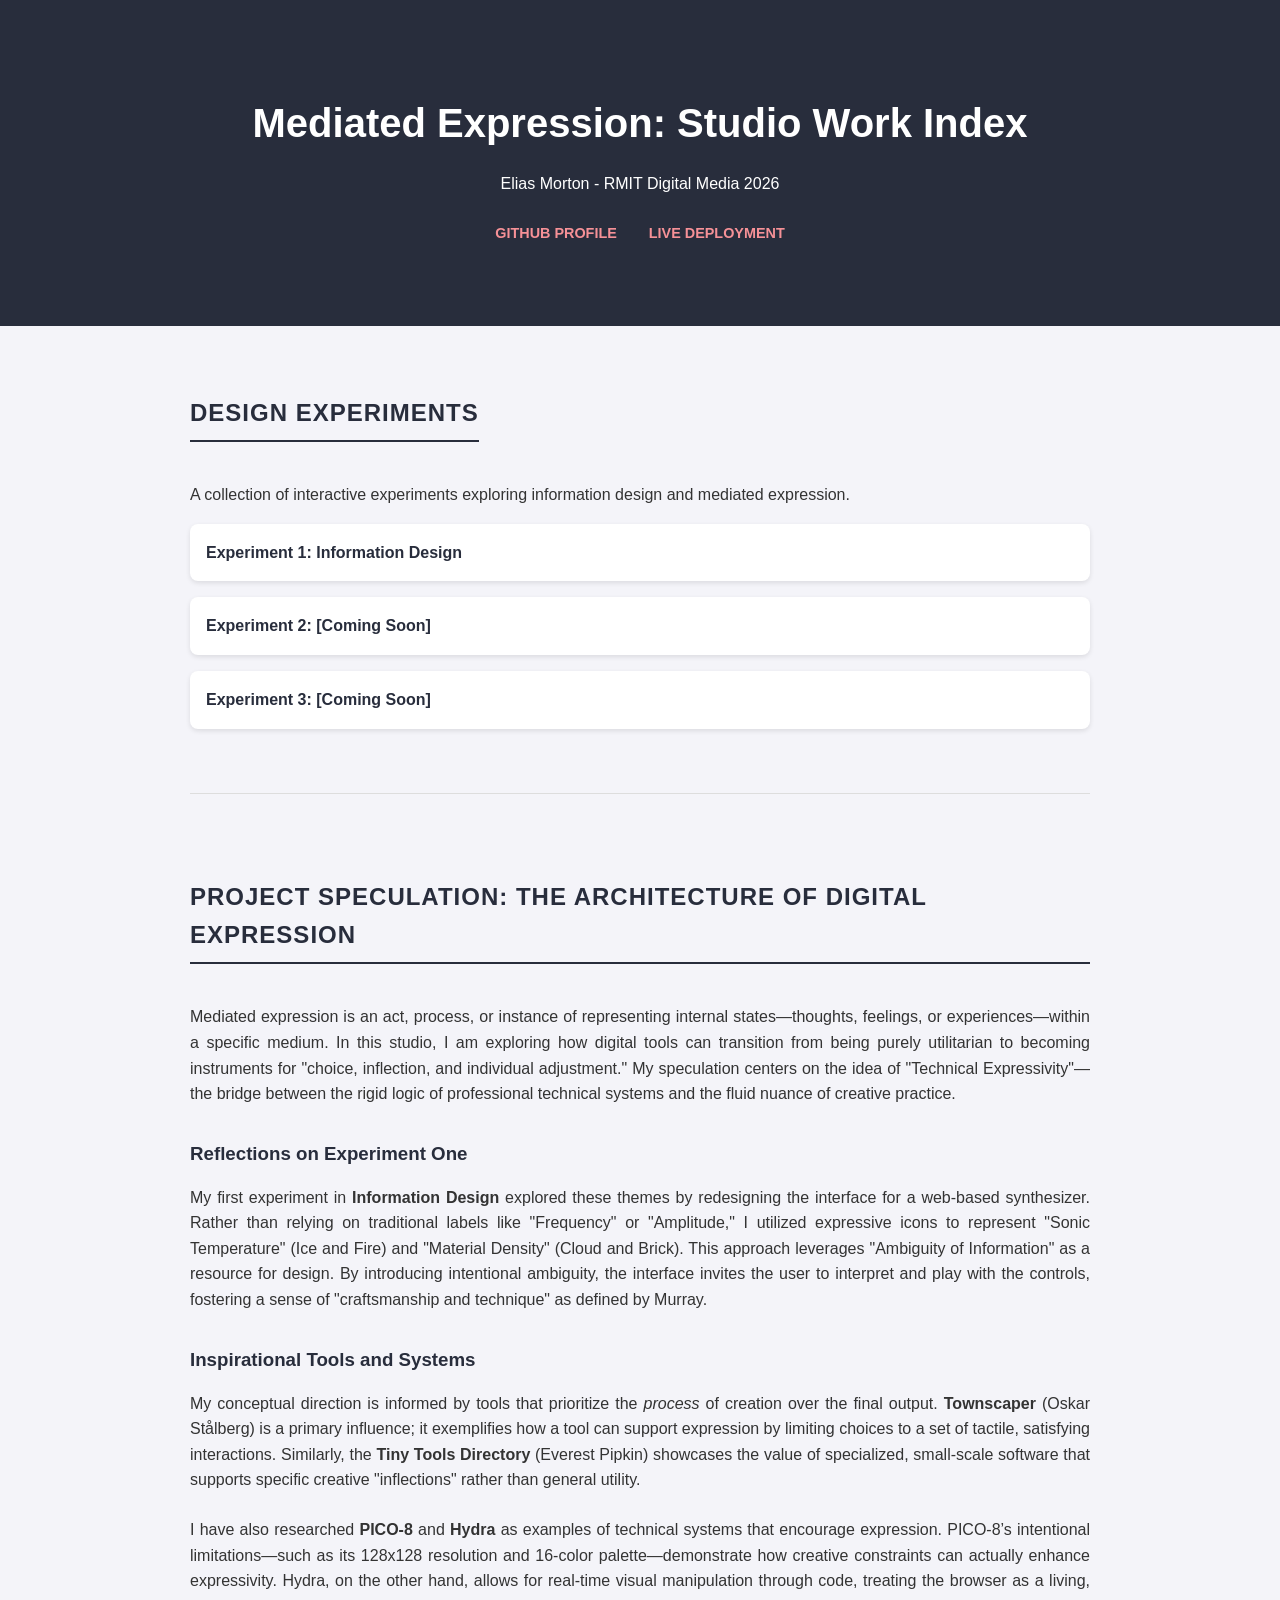
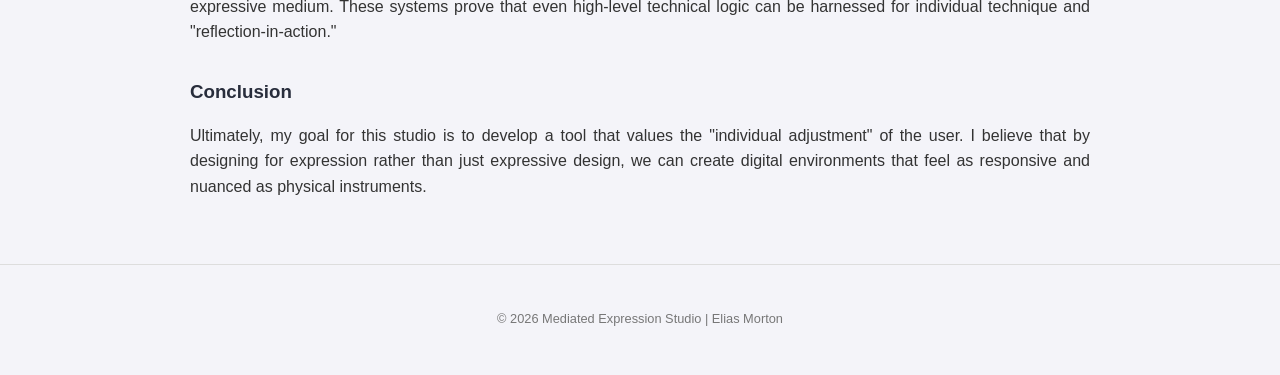
<file: index.html>
<!DOCTYPE html>
<html lang="en-AU">
<head>
    <meta charset="UTF-8">
    <meta name="viewport" content="width=device-width, initial-scale=1.0">
    <title>Elias Morton | Studio Work Index</title>
    <link rel="stylesheet" href="style.css">
</head>
<body>
    <header>
        <h1>Mediated Expression: Studio Work Index</h1>
        <p>Elias Morton - RMIT Digital Media 2026</p>
        <nav>
            <ul>
                <li><a href="https://github.com/ELIASWGIT" target="_blank">GitHub Profile</a></li>
                <li><a href="https://eliaswgit.github.io/studioWorkIndex/">Live Deployment</a></li>
            </ul>
        </nav>
    </header>

    <main>
        <section id="experiments">
            <h2>Design Experiments</h2>
            <p>A collection of interactive experiments exploring information design and mediated expression.</p>
            <ul>
                <li><a href="./informationDesignExperiment/index.html">Experiment 1: Information Design</a></li>
                <li><a href="#">Experiment 2: [Coming Soon]</a></li>
                <li><a href="#">Experiment 3: [Coming Soon]</a></li>
            </ul>
        </section>

        <hr>

        <section id="speculation">
            <h2>Project Speculation: The Architecture of Digital Expression</h2>
            <div class="speculation-content">
                <p>
                    Mediated expression is an act, process, or instance of representing internal states—thoughts,
                    feelings, or experiences—within a specific medium. In this studio,
                    I am exploring how digital tools can transition from being purely utilitarian to becoming
                    instruments for "choice, inflection, and individual adjustment."
                    My speculation centers on the idea of "Technical Expressivity"—the bridge between
                    the rigid logic of professional technical systems and the fluid nuance of creative practice.
                </p>

                <h3>Reflections on Experiment One</h3>
                <p>
                    My first experiment in <strong>Information Design</strong> explored these themes by redesigning
                    the interface for a web-based synthesizer. Rather than relying on traditional labels like
                    "Frequency" or "Amplitude," I utilized expressive icons to represent "Sonic Temperature"
                    (Ice and Fire) and "Material Density" (Cloud and Brick). This approach leverages
                    "Ambiguity of Information" as a resource for design. By introducing
                    intentional ambiguity, the interface invites the user to interpret and play with the
                    controls, fostering a sense of "craftsmanship and technique" as defined by Murray.
                </p>

                <h3>Inspirational Tools and Systems</h3>
                <p>
                    My conceptual direction is informed by tools that prioritize the <em>process</em> of creation
                    over the final output. <strong>Townscaper</strong> (Oskar Stålberg) is a primary
                    influence; it exemplifies how a tool can support expression by limiting choices to a
                    set of tactile, satisfying interactions. Similarly,
                    the <strong>Tiny Tools Directory</strong> (Everest Pipkin) showcases the value of
                    specialized, small-scale software that supports specific creative "inflections"
                    rather than general utility.
                </p>

                <p>
                    I have also researched <strong>PICO-8</strong> and <strong>Hydra</strong> as examples
                    of technical systems that encourage expression. PICO-8’s intentional limitations—such
                    as its 128x128 resolution and 16-color palette—demonstrate how creative constraints
                    can actually enhance expressivity. Hydra, on the other hand, allows for real-time
                    visual manipulation through code, treating the browser as a living, expressive medium.
                    These systems prove that even high-level technical logic can be harnessed for individual
                    technique and "reflection-in-action."
                </p>

                <h3>Conclusion</h3>
                <p>
                    Ultimately, my goal for this studio is to develop a tool that values the "individual adjustment"
                    of the user. I believe that by designing for expression rather than just expressive design,
                    we can create digital environments that feel as responsive and nuanced as physical
                    instruments.
                </p>
            </div>
        </section>
    </main>

    <footer>
        <p>&copy; 2026 Mediated Expression Studio | Elias Morton</p>
    </footer>
</body>
</html>
</file>
<file: style.css>
/* RMIT Digital Media 2026 
    Studio Work Index Main Stylesheet
    Student: Elias Morton
*/

:root {
    --bg-color: #f4f4f9;
    --text-color: #333;
    --accent-color: #282d3c; /* Matching your experiment's deep blue */
    --link-color: #f69197; /* Matching your experiment's accent pink */
    --max-width: 900px;
}

body {
    font-family: 'Work Sans', sans-serif;
    background-color: var(--bg-color);
    color: var(--text-color);
    line-height: 1.6;
    margin: 0;
    padding: 0;
}

header {
    background-color: var(--accent-color);
    color: white;
    padding: 4rem 2rem;
    text-align: center;
}

    header h1 {
        font-size: 2.5rem;
        margin-bottom: 0.5rem;
    }

nav ul {
    list-style: none;
    padding: 0;
    display: flex;
    justify-content: center;
    gap: 2rem;
    margin-top: 1.5rem;
}

nav a {
    color: var(--link-color);
    text-decoration: none;
    font-weight: bold;
    text-transform: uppercase;
    font-size: 0.9rem;
}

main {
    max-width: var(--max-width);
    margin: 3rem auto;
    padding: 0 2rem;
}

section {
    margin-bottom: 4rem;
}

h2 {
    border-bottom: 2px solid var(--accent-color);
    display: inline-block;
    padding-bottom: 0.5rem;
    margin-bottom: 1.5rem;
    color: var(--accent-color);
    text-transform: uppercase;
    letter-spacing: 1px;
}

.speculation-content p {
    margin-bottom: 1.5rem;
    text-align: justify;
}

.speculation-content h3 {
    margin: 2rem 0 1rem 0;
    color: var(--accent-color);
}

#experiments ul {
    list-style: none;
    padding: 0;
}

#experiments li {
    background: white;
    margin-bottom: 1rem;
    padding: 1rem;
    border-radius: 8px;
    box-shadow: 0 2px 5px rgba(0,0,0,0.1);
    transition: transform 0.2s;
}

    #experiments li:hover {
        transform: translateX(10px);
    }

#experiments a {
    color: var(--accent-color);
    text-decoration: none;
    font-weight: 600;
}

footer {
    text-align: center;
    padding: 2rem;
    font-size: 0.8rem;
    color: #777;
    border-top: 1px solid #ddd;
}

hr {
    border: 0;
    height: 1px;
    background: #ddd;
    margin: 4rem 0;
}
</file>
